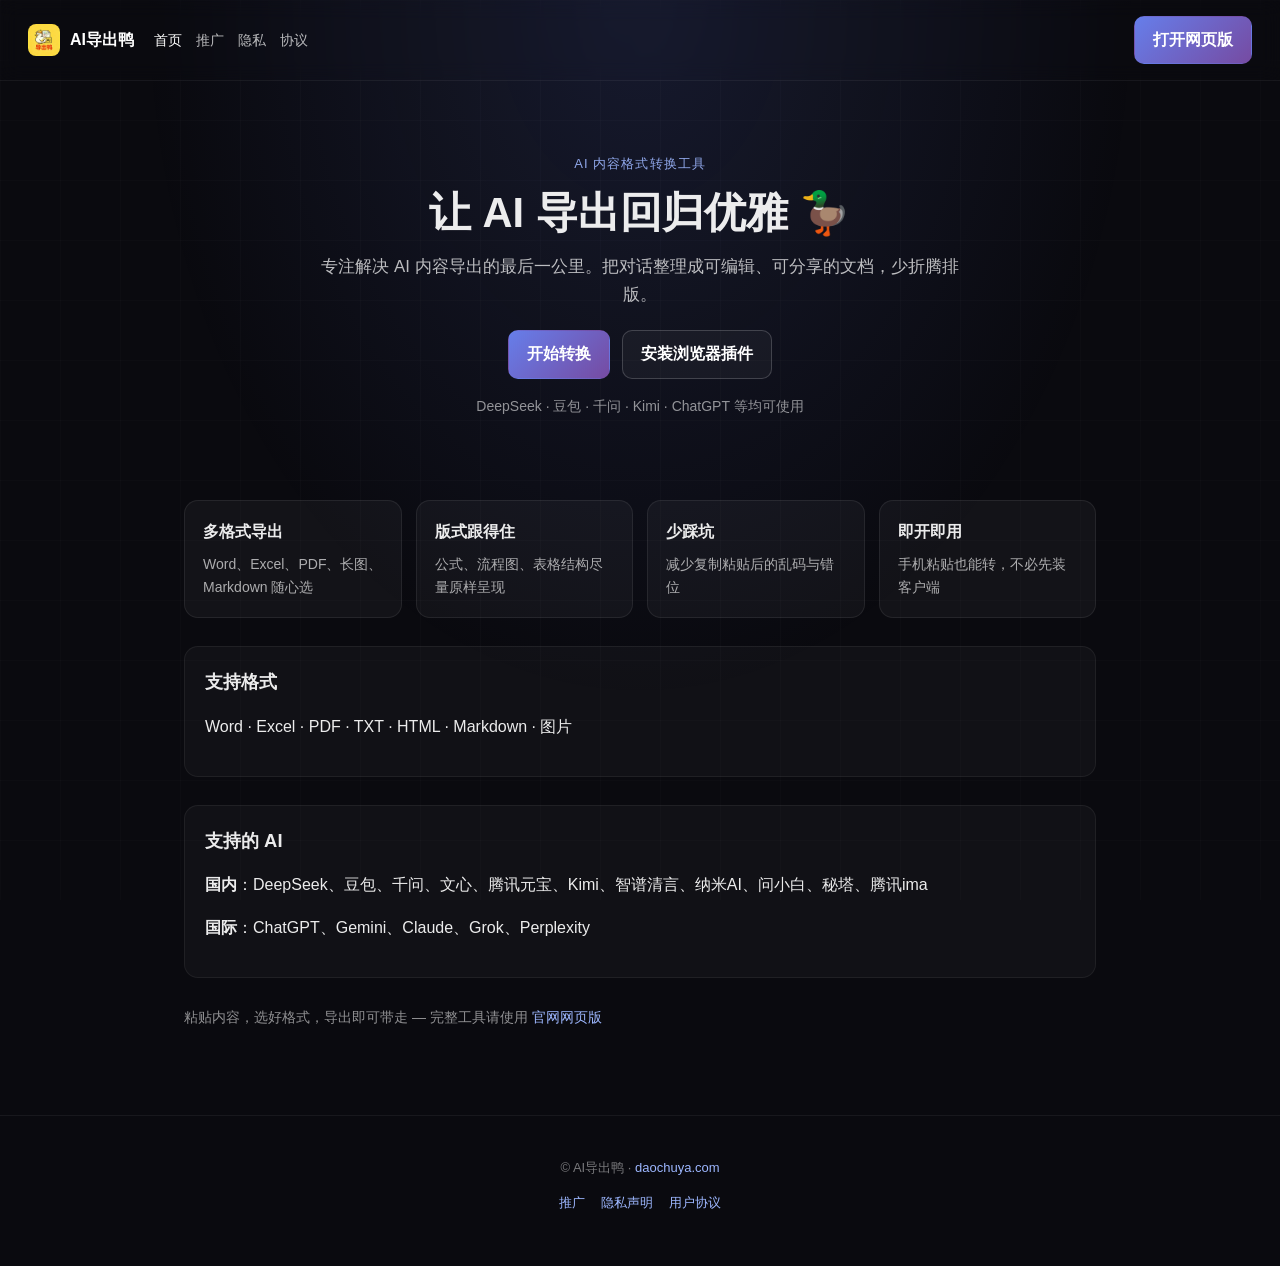
<file: index.html>
<!DOCTYPE html>
<html lang="zh-CN">
<head>
  <meta charset="UTF-8" />
  <meta name="viewport" content="width=device-width, initial-scale=1.0" />
  <link rel="icon" type="image/x-icon" href="./favicon.ico" />
  <title>AI导出鸭 - AI内容格式转换工具 | 支持DeepSeek/豆包/千问等</title>
  <meta name="title" content="AI导出鸭 - AI内容格式转换工具 | 支持DeepSeek/豆包/千问等" />
  <meta name="description" content="AI导出鸭是专业的AI内容格式转换工具，支持DeepSeek、豆包、千问、文心一言、ChatGPT等主流AI平台，Markdown一键导出为Word、Excel、PDF等格式，完美保留排版与公式。" />
  <meta name="robots" content="index, follow" />
  <meta name="googlebot" content="index, follow" />
  <link rel="canonical" href="https://daochuya.com/" />
  <meta property="og:type" content="website" />
  <meta property="og:url" content="https://daochuya.com/" />
  <meta property="og:title" content="AI导出鸭 - AI内容格式转换工具 | 支持DeepSeek/豆包/千问等" />
  <meta property="og:description" content="AI导出鸭是专业的AI内容格式转换工具，支持DeepSeek、豆包、千问、文心一言、ChatGPT等主流AI平台，Markdown一键导出为Word、Excel、PDF等格式，完美保留排版与公式。" />
  <meta property="og:image" content="https://daochuya.com/aidcy.png" />
  <meta property="og:site_name" content="AI导出鸭" />
  <meta name="twitter:card" content="summary_large_image" />
  <meta name="twitter:url" content="https://daochuya.com/" />
  <meta name="twitter:title" content="AI导出鸭 - AI内容格式转换工具 | 支持DeepSeek/豆包/千问等" />
  <meta name="twitter:description" content="AI导出鸭是专业的AI内容格式转换工具，支持DeepSeek、豆包、千问、文心一言、ChatGPT等主流AI平台，Markdown一键导出为Word、Excel、PDF等格式，完美保留排版与公式。" />
  <meta name="twitter:image" content="https://daochuya.com/aidcy.png" />
  <meta name="theme-color" content="#0a0a0f" />
  <link rel="stylesheet" href="./assets/site.css" />
</head>
<body>
  <div class="bg" aria-hidden="true">
    <div class="bg-gradient"></div>
    <div class="bg-grid"></div>
  </div>

  <header class="site-header">
    <a class="brand" href="./index.html">
      <img src="./logo.png" alt="AI导出鸭" width="32" height="32" />
      <span>AI导出鸭</span>
    </a>
    <nav class="nav">
          <a class="nav-link active" href="./index.html">首页</a>
          <a class="nav-link" href="./promotion/index.html">推广</a>
          <a class="nav-link" href="./privacy/index.html">隐私</a>
          <a class="nav-link" href="./terms/index.html">协议</a>
    </nav>
    <a class="btn-primary header-cta" href="https://daochuya.com/" rel="noopener">打开网页版</a>
  </header>

  <main class="main">
    
    <section class="hero">
      <p class="eyebrow">AI 内容格式转换工具</p>
      <h1>让 AI 导出回归优雅 🦆</h1>
      <p class="lead">专注解决 AI 内容导出的最后一公里。把对话整理成可编辑、可分享的文档，少折腾排版。</p>
      <div class="hero-actions">
        <a class="btn-primary" href="https://daochuya.com/">开始转换</a>
        <a class="btn-secondary" href="https://microsoftedge.microsoft.com/addons/detail/ojbcdakdijomhaippbdfhoofojhikdnl" rel="noopener" target="_blank">安装浏览器插件</a>
      </div>
      <p class="tip">DeepSeek · 豆包 · 千问 · Kimi · ChatGPT 等均可使用</p>
    </section>

    <section class="features">
      <article class="feature-card">
        <h3>多格式导出</h3>
        <p>Word、Excel、PDF、长图、Markdown 随心选</p>
      </article>
      <article class="feature-card">
        <h3>版式跟得住</h3>
        <p>公式、流程图、表格结构尽量原样呈现</p>
      </article>
      <article class="feature-card">
        <h3>少踩坑</h3>
        <p>减少复制粘贴后的乱码与错位</p>
      </article>
      <article class="feature-card">
        <h3>即开即用</h3>
        <p>手机粘贴也能转，不必先装客户端</p>
      </article>
    </section>

    <section class="formats">
      <h2>支持格式</h2>
      <p>Word · Excel · PDF · TXT · HTML · Markdown · 图片</p>
    </section>

    <section class="platforms">
      <h2>支持的 AI</h2>
      <p><strong>国内</strong>：DeepSeek、豆包、千问、文心、腾讯元宝、Kimi、智谱清言、纳米AI、问小白、秘塔、腾讯ima</p>
      <p><strong>国际</strong>：ChatGPT、Gemini、Claude、Grok、Perplexity</p>
    </section>

    <p class="foot-tip">粘贴内容，选好格式，导出即可带走 — 完整工具请使用 <a href="https://daochuya.com/">官网网页版</a></p>
  
  </main>

  <footer class="site-footer">
    <p>© AI导出鸭 · <a href="https://daochuya.com/">daochuya.com</a></p>
    <p class="footer-links">
      <a href="./promotion/index.html">推广</a>
      <a href="./privacy/index.html">隐私声明</a>
      <a href="./terms/index.html">用户协议</a>
    </p>
  </footer>
</body>
</html>
</file>
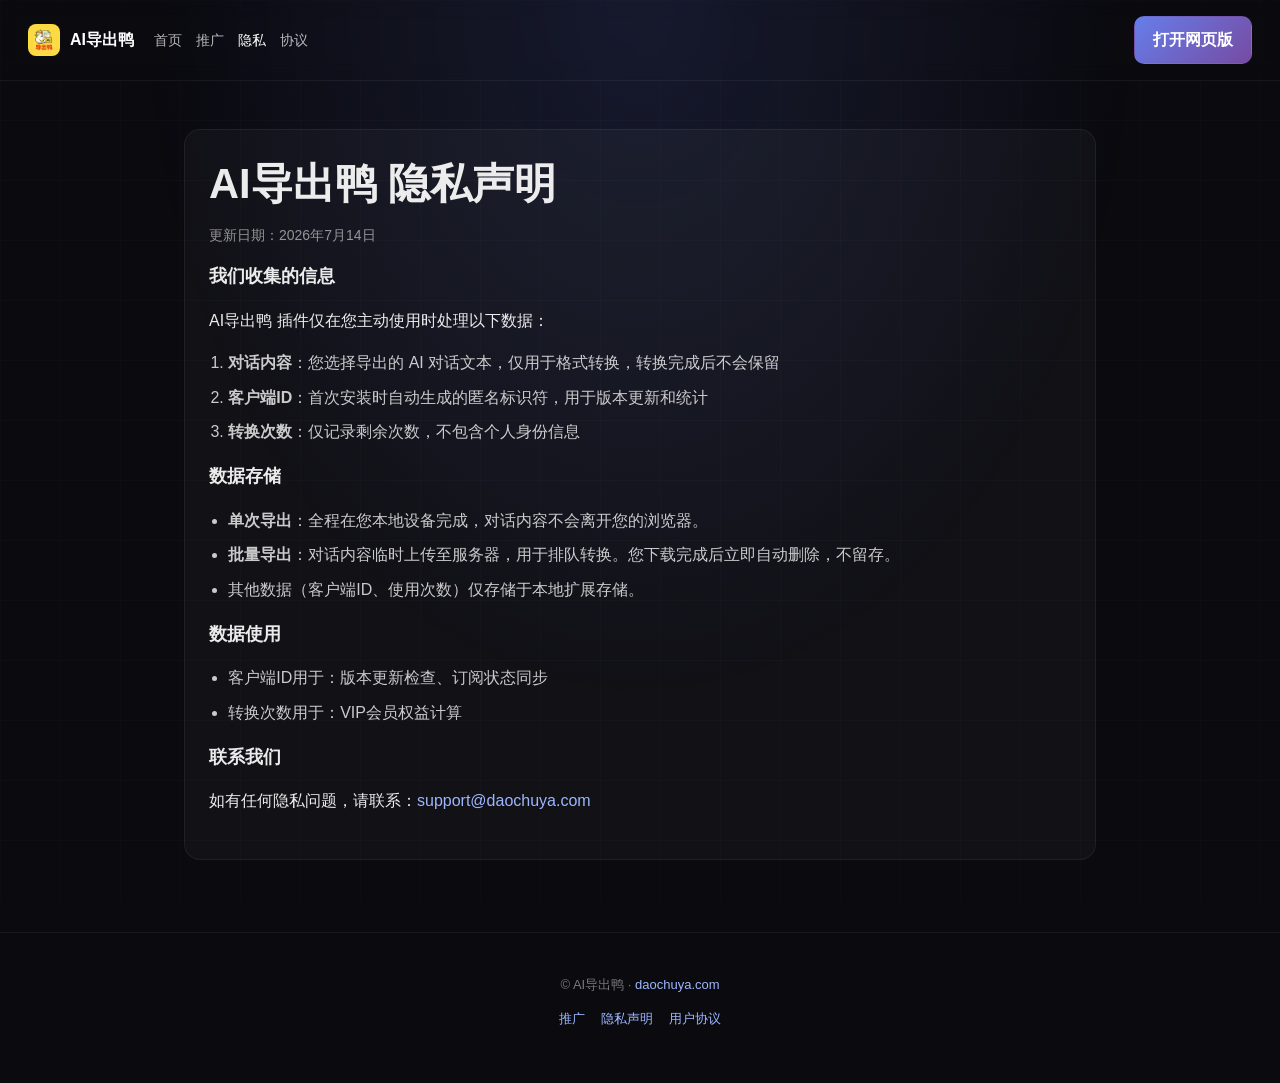
<file: privacy/index.html>
<!DOCTYPE html>
<html lang="zh-CN">
<head>
  <meta charset="UTF-8" />
  <meta name="viewport" content="width=device-width, initial-scale=1.0" />
  <link rel="icon" type="image/x-icon" href="../favicon.ico" />
  <title>隐私声明 - AI导出鸭 | 用户数据保护</title>
  <meta name="title" content="隐私声明 - AI导出鸭 | 用户数据保护" />
  <meta name="description" content="了解AI导出鸭如何收集、使用和保护您的信息。单个导出在本地处理，批量导出需上传相关数据至服务器并在后台完成处理。" />
  <meta name="robots" content="index, follow" />
  <meta name="googlebot" content="index, follow" />
  <link rel="canonical" href="https://daochuya.com/privacy" />
  <meta property="og:type" content="website" />
  <meta property="og:url" content="https://daochuya.com/privacy" />
  <meta property="og:title" content="隐私声明 - AI导出鸭 | 用户数据保护" />
  <meta property="og:description" content="了解AI导出鸭如何收集、使用和保护您的信息。单个导出在本地处理，批量导出需上传相关数据至服务器并在后台完成处理。" />
  <meta property="og:image" content="https://daochuya.com/aidcy.png" />
  <meta property="og:site_name" content="AI导出鸭" />
  <meta name="twitter:card" content="summary_large_image" />
  <meta name="twitter:url" content="https://daochuya.com/privacy" />
  <meta name="twitter:title" content="隐私声明 - AI导出鸭 | 用户数据保护" />
  <meta name="twitter:description" content="了解AI导出鸭如何收集、使用和保护您的信息。单个导出在本地处理，批量导出需上传相关数据至服务器并在后台完成处理。" />
  <meta name="twitter:image" content="https://daochuya.com/aidcy.png" />
  <meta name="theme-color" content="#0a0a0f" />
  <link rel="stylesheet" href="../assets/site.css" />
</head>
<body>
  <div class="bg" aria-hidden="true">
    <div class="bg-gradient"></div>
    <div class="bg-grid"></div>
  </div>

  <header class="site-header">
    <a class="brand" href="../index.html">
      <img src="../logo.png" alt="AI导出鸭" width="32" height="32" />
      <span>AI导出鸭</span>
    </a>
    <nav class="nav">
          <a class="nav-link" href="../index.html">首页</a>
          <a class="nav-link" href="../promotion/index.html">推广</a>
          <a class="nav-link active" href="../privacy/index.html">隐私</a>
          <a class="nav-link" href="../terms/index.html">协议</a>
    </nav>
    <a class="btn-primary header-cta" href="https://daochuya.com/" rel="noopener">打开网页版</a>
  </header>

  <main class="main">
    
    <article class="doc">
      <h1>AI导出鸭 隐私声明</h1>
      <p class="meta">更新日期：2026年7月14日</p>

      <h2>我们收集的信息</h2>
      <p>AI导出鸭 插件仅在您主动使用时处理以下数据：</p>
      <ol>
        <li><strong>对话内容</strong>：您选择导出的 AI 对话文本，仅用于格式转换，转换完成后不会保留</li>
        <li><strong>客户端ID</strong>：首次安装时自动生成的匿名标识符，用于版本更新和统计</li>
        <li><strong>转换次数</strong>：仅记录剩余次数，不包含个人身份信息</li>
      </ol>

      <h2>数据存储</h2>
      <ul>
        <li><strong>单次导出</strong>：全程在您本地设备完成，对话内容不会离开您的浏览器。</li>
        <li><strong>批量导出</strong>：对话内容临时上传至服务器，用于排队转换。您下载完成后立即自动删除，不留存。</li>
        <li>其他数据（客户端ID、使用次数）仅存储于本地扩展存储。</li>
      </ul>

      <h2>数据使用</h2>
      <ul>
        <li>客户端ID用于：版本更新检查、订阅状态同步</li>
        <li>转换次数用于：VIP会员权益计算</li>
      </ul>

      <h2>联系我们</h2>
      <p>如有任何隐私问题，请联系：<a href="mailto:support@daochuya.com">support@daochuya.com</a></p>
    </article>
  
  </main>

  <footer class="site-footer">
    <p>© AI导出鸭 · <a href="https://daochuya.com/">daochuya.com</a></p>
    <p class="footer-links">
      <a href="../promotion/index.html">推广</a>
      <a href="../privacy/index.html">隐私声明</a>
      <a href="../terms/index.html">用户协议</a>
    </p>
  </footer>
</body>
</html>
</file>
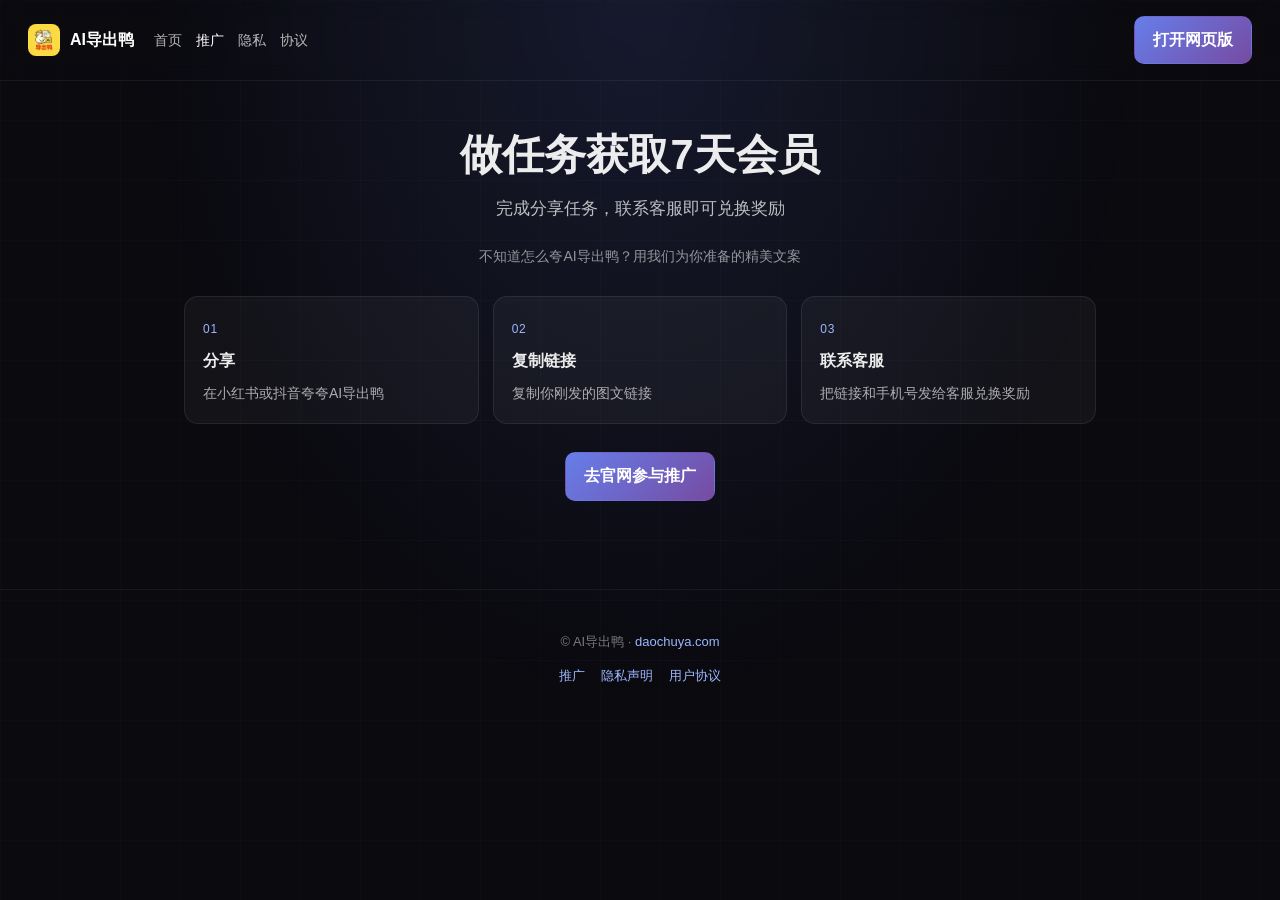
<file: promotion/index.html>
<!DOCTYPE html>
<html lang="zh-CN">
<head>
  <meta charset="UTF-8" />
  <meta name="viewport" content="width=device-width, initial-scale=1.0" />
  <link rel="icon" type="image/x-icon" href="../favicon.ico" />
  <title>推广活动 - AI导出鸭 | 做任务赢奖励</title>
  <meta name="title" content="推广活动 - AI导出鸭 | 做任务赢奖励" />
  <meta name="description" content="参与导出鸭推广活动，完成简单任务即可获得VIP会员奖励。分享到小红书、抖音等平台，联系客服兑换奖励！" />
  <meta name="robots" content="index, follow" />
  <meta name="googlebot" content="index, follow" />
  <link rel="canonical" href="https://daochuya.com/promotion" />
  <meta property="og:type" content="website" />
  <meta property="og:url" content="https://daochuya.com/promotion" />
  <meta property="og:title" content="推广活动 - AI导出鸭 | 做任务赢奖励" />
  <meta property="og:description" content="参与导出鸭推广活动，完成简单任务即可获得VIP会员奖励。分享到小红书、抖音等平台，联系客服兑换奖励！" />
  <meta property="og:image" content="https://daochuya.com/aidcy.png" />
  <meta property="og:site_name" content="AI导出鸭" />
  <meta name="twitter:card" content="summary_large_image" />
  <meta name="twitter:url" content="https://daochuya.com/promotion" />
  <meta name="twitter:title" content="推广活动 - AI导出鸭 | 做任务赢奖励" />
  <meta name="twitter:description" content="参与导出鸭推广活动，完成简单任务即可获得VIP会员奖励。分享到小红书、抖音等平台，联系客服兑换奖励！" />
  <meta name="twitter:image" content="https://daochuya.com/aidcy.png" />
  <meta name="theme-color" content="#0a0a0f" />
  <link rel="stylesheet" href="../assets/site.css" />
</head>
<body>
  <div class="bg" aria-hidden="true">
    <div class="bg-gradient"></div>
    <div class="bg-grid"></div>
  </div>

  <header class="site-header">
    <a class="brand" href="../index.html">
      <img src="../logo.png" alt="AI导出鸭" width="32" height="32" />
      <span>AI导出鸭</span>
    </a>
    <nav class="nav">
          <a class="nav-link" href="../index.html">首页</a>
          <a class="nav-link active" href="../promotion/index.html">推广</a>
          <a class="nav-link" href="../privacy/index.html">隐私</a>
          <a class="nav-link" href="../terms/index.html">协议</a>
    </nav>
    <a class="btn-primary header-cta" href="https://daochuya.com/" rel="noopener">打开网页版</a>
  </header>

  <main class="main">
    
    <section class="doc-hero">
      <h1>做任务获取7天会员</h1>
      <p class="lead">完成分享任务，联系客服即可兑换奖励</p>
      <p class="hint">不知道怎么夸AI导出鸭？用我们为你准备的精美文案</p>
    </section>
    <section class="steps">
      <article class="step-card">
        <span class="step-num">01</span>
        <h3>分享</h3>
        <p>在小红书或抖音夸夸AI导出鸭</p>
      </article>
      <article class="step-card">
        <span class="step-num">02</span>
        <h3>复制链接</h3>
        <p>复制你刚发的图文链接</p>
      </article>
      <article class="step-card">
        <span class="step-num">03</span>
        <h3>联系客服</h3>
        <p>把链接和手机号发给客服兑换奖励</p>
      </article>
    </section>
    <p class="cta-line"><a class="btn-primary" href="https://daochuya.com/promotion" rel="noopener">去官网参与推广</a></p>
  
  </main>

  <footer class="site-footer">
    <p>© AI导出鸭 · <a href="https://daochuya.com/">daochuya.com</a></p>
    <p class="footer-links">
      <a href="../promotion/index.html">推广</a>
      <a href="../privacy/index.html">隐私声明</a>
      <a href="../terms/index.html">用户协议</a>
    </p>
  </footer>
</body>
</html>
</file>
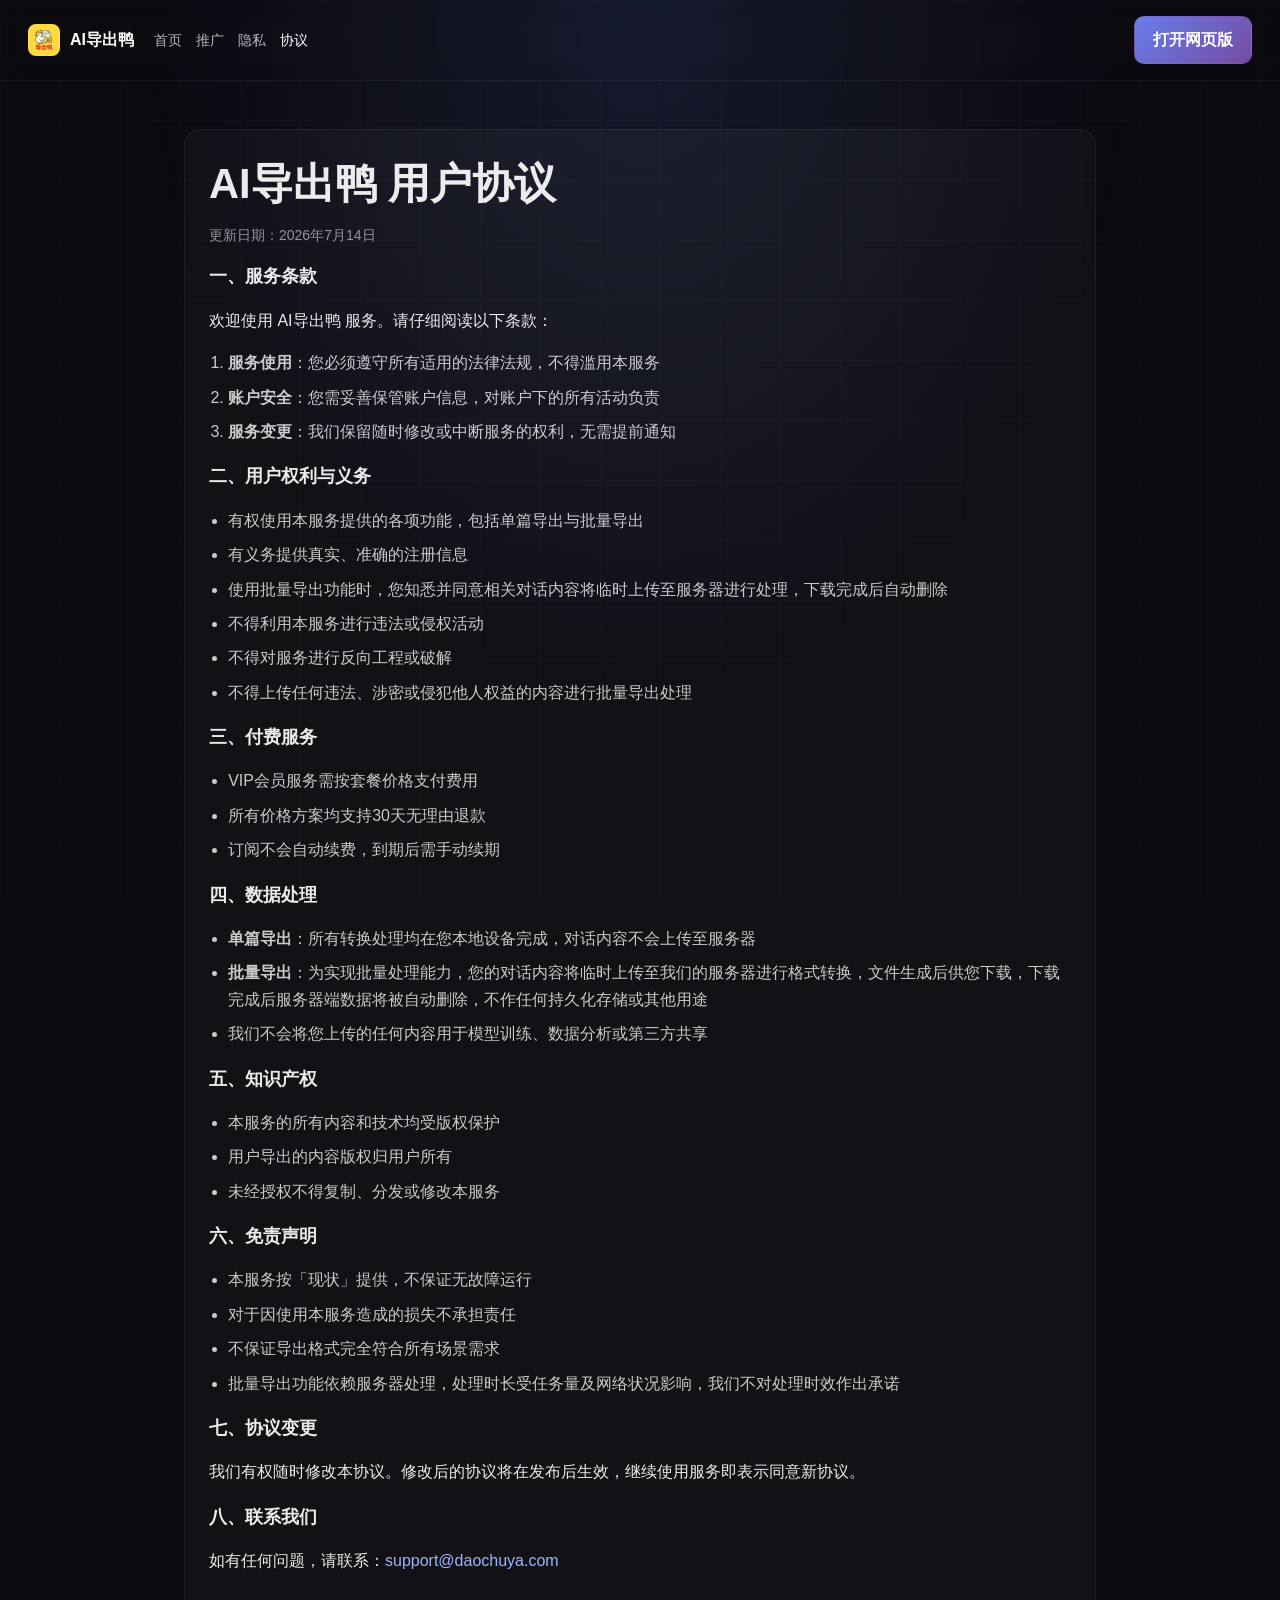
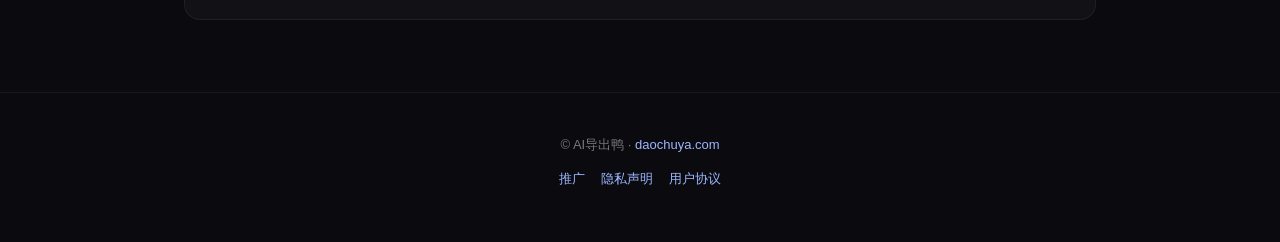
<file: terms/index.html>
<!DOCTYPE html>
<html lang="zh-CN">
<head>
  <meta charset="UTF-8" />
  <meta name="viewport" content="width=device-width, initial-scale=1.0" />
  <link rel="icon" type="image/x-icon" href="../favicon.ico" />
  <title>用户协议 - AI导出鸭 | 服务条款</title>
  <meta name="title" content="用户协议 - AI导出鸭 | 服务条款" />
  <meta name="description" content="查看导出鸭的用户协议和服务条款，了解您的权利和义务，包括服务使用规范、知识产权保护、免责声明等内容。" />
  <meta name="robots" content="index, follow" />
  <meta name="googlebot" content="index, follow" />
  <link rel="canonical" href="https://daochuya.com/terms" />
  <meta property="og:type" content="website" />
  <meta property="og:url" content="https://daochuya.com/terms" />
  <meta property="og:title" content="用户协议 - AI导出鸭 | 服务条款" />
  <meta property="og:description" content="查看导出鸭的用户协议和服务条款，了解您的权利和义务，包括服务使用规范、知识产权保护、免责声明等内容。" />
  <meta property="og:image" content="https://daochuya.com/aidcy.png" />
  <meta property="og:site_name" content="AI导出鸭" />
  <meta name="twitter:card" content="summary_large_image" />
  <meta name="twitter:url" content="https://daochuya.com/terms" />
  <meta name="twitter:title" content="用户协议 - AI导出鸭 | 服务条款" />
  <meta name="twitter:description" content="查看导出鸭的用户协议和服务条款，了解您的权利和义务，包括服务使用规范、知识产权保护、免责声明等内容。" />
  <meta name="twitter:image" content="https://daochuya.com/aidcy.png" />
  <meta name="theme-color" content="#0a0a0f" />
  <link rel="stylesheet" href="../assets/site.css" />
</head>
<body>
  <div class="bg" aria-hidden="true">
    <div class="bg-gradient"></div>
    <div class="bg-grid"></div>
  </div>

  <header class="site-header">
    <a class="brand" href="../index.html">
      <img src="../logo.png" alt="AI导出鸭" width="32" height="32" />
      <span>AI导出鸭</span>
    </a>
    <nav class="nav">
          <a class="nav-link" href="../index.html">首页</a>
          <a class="nav-link" href="../promotion/index.html">推广</a>
          <a class="nav-link" href="../privacy/index.html">隐私</a>
          <a class="nav-link active" href="../terms/index.html">协议</a>
    </nav>
    <a class="btn-primary header-cta" href="https://daochuya.com/" rel="noopener">打开网页版</a>
  </header>

  <main class="main">
    
    <article class="doc">
      <h1>AI导出鸭 用户协议</h1>
      <p class="meta">更新日期：2026年7月14日</p>

      <h2>一、服务条款</h2>
      <p>欢迎使用 AI导出鸭 服务。请仔细阅读以下条款：</p>
      <ol>
        <li><strong>服务使用</strong>：您必须遵守所有适用的法律法规，不得滥用本服务</li>
        <li><strong>账户安全</strong>：您需妥善保管账户信息，对账户下的所有活动负责</li>
        <li><strong>服务变更</strong>：我们保留随时修改或中断服务的权利，无需提前通知</li>
      </ol>

      <h2>二、用户权利与义务</h2>
      <ul>
        <li>有权使用本服务提供的各项功能，包括单篇导出与批量导出</li>
        <li>有义务提供真实、准确的注册信息</li>
        <li>使用批量导出功能时，您知悉并同意相关对话内容将临时上传至服务器进行处理，下载完成后自动删除</li>
        <li>不得利用本服务进行违法或侵权活动</li>
        <li>不得对服务进行反向工程或破解</li>
        <li>不得上传任何违法、涉密或侵犯他人权益的内容进行批量导出处理</li>
      </ul>

      <h2>三、付费服务</h2>
      <ul>
        <li>VIP会员服务需按套餐价格支付费用</li>
        <li>所有价格方案均支持30天无理由退款</li>
        <li>订阅不会自动续费，到期后需手动续期</li>
      </ul>

      <h2>四、数据处理</h2>
      <ul>
        <li><strong>单篇导出</strong>：所有转换处理均在您本地设备完成，对话内容不会上传至服务器</li>
        <li><strong>批量导出</strong>：为实现批量处理能力，您的对话内容将临时上传至我们的服务器进行格式转换，文件生成后供您下载，下载完成后服务器端数据将被自动删除，不作任何持久化存储或其他用途</li>
        <li>我们不会将您上传的任何内容用于模型训练、数据分析或第三方共享</li>
      </ul>

      <h2>五、知识产权</h2>
      <ul>
        <li>本服务的所有内容和技术均受版权保护</li>
        <li>用户导出的内容版权归用户所有</li>
        <li>未经授权不得复制、分发或修改本服务</li>
      </ul>

      <h2>六、免责声明</h2>
      <ul>
        <li>本服务按「现状」提供，不保证无故障运行</li>
        <li>对于因使用本服务造成的损失不承担责任</li>
        <li>不保证导出格式完全符合所有场景需求</li>
        <li>批量导出功能依赖服务器处理，处理时长受任务量及网络状况影响，我们不对处理时效作出承诺</li>
      </ul>

      <h2>七、协议变更</h2>
      <p>我们有权随时修改本协议。修改后的协议将在发布后生效，继续使用服务即表示同意新协议。</p>

      <h2>八、联系我们</h2>
      <p>如有任何问题，请联系：<a href="mailto:support@daochuya.com">support@daochuya.com</a></p>
    </article>
  
  </main>

  <footer class="site-footer">
    <p>© AI导出鸭 · <a href="https://daochuya.com/">daochuya.com</a></p>
    <p class="footer-links">
      <a href="../promotion/index.html">推广</a>
      <a href="../privacy/index.html">隐私声明</a>
      <a href="../terms/index.html">用户协议</a>
    </p>
  </footer>
</body>
</html>
</file>
<file: assets/site.css>
*{box-sizing:border-box}html,body{margin:0;padding:0;min-height:100%}
body{font-family:"Segoe UI","PingFang SC","Microsoft YaHei",sans-serif;background:#0a0a0f;color:rgba(255,255,255,.92);line-height:1.65}
a{color:#9db7ff;text-decoration:none}a:hover{text-decoration:underline}
.bg{position:fixed;inset:0;z-index:0;pointer-events:none}
.bg-gradient{position:absolute;inset:0;background:radial-gradient(ellipse at 50% 0%,rgba(102,126,234,.14),transparent 55%)}
.bg-grid{position:absolute;inset:0;background-image:linear-gradient(rgba(255,255,255,.015) 1px,transparent 1px),linear-gradient(90deg,rgba(255,255,255,.015) 1px,transparent 1px);background-size:60px 60px}
.site-header,.main,.site-footer{position:relative;z-index:1}
.site-header{display:flex;align-items:center;gap:20px;padding:16px 28px;border-bottom:1px solid rgba(255,255,255,.06);backdrop-filter:blur(10px)}
.brand{display:flex;align-items:center;gap:10px;color:#fff;font-weight:700;text-decoration:none}
.brand img{border-radius:8px}
.nav{display:flex;gap:14px;flex:1;flex-wrap:wrap}
.nav-link{color:rgba(255,255,255,.7);font-size:14px}
.nav-link.active,.nav-link:hover{color:#fff;text-decoration:none}
.header-cta{margin-left:auto;white-space:nowrap}
.btn-primary,.btn-secondary{display:inline-flex;align-items:center;justify-content:center;padding:10px 18px;border-radius:10px;font-weight:600;text-decoration:none;border:1px solid transparent}
.btn-primary{background:linear-gradient(135deg,#667eea,#764ba2);color:#fff}
.btn-primary:hover{filter:brightness(1.08);text-decoration:none}
.btn-secondary{border-color:rgba(255,255,255,.18);color:#fff;background:rgba(255,255,255,.04)}
.btn-secondary:hover{background:rgba(255,255,255,.08);text-decoration:none}
.main{max-width:960px;margin:0 auto;padding:48px 24px 72px}
.hero{text-align:center;padding:24px 0 40px}
.eyebrow{color:rgba(157,183,255,.9);letter-spacing:.08em;font-size:13px;text-transform:uppercase;margin:0 0 12px}
.hero h1,.doc-hero h1,.doc h1{margin:0 0 14px;font-size:clamp(1.8rem,4vw,2.6rem);line-height:1.25}
.lead{margin:0 auto 22px;max-width:640px;color:rgba(255,255,255,.72);font-size:1.05rem}
.hero-actions{display:flex;gap:12px;justify-content:center;flex-wrap:wrap;margin-bottom:16px}
.tip,.foot-tip,.hint,.meta{color:rgba(255,255,255,.55);font-size:14px}
.features{display:grid;grid-template-columns:repeat(auto-fit,minmax(200px,1fr));gap:14px;margin:28px 0}
.feature-card,.step-card{background:rgba(255,255,255,.04);border:1px solid rgba(255,255,255,.08);border-radius:14px;padding:18px}
.feature-card h3,.step-card h3{margin:0 0 8px;font-size:1rem}
.feature-card p,.step-card p{margin:0;color:rgba(255,255,255,.65);font-size:14px}
.formats,.platforms{margin:28px 0;padding:20px;border-radius:14px;background:rgba(255,255,255,.03);border:1px solid rgba(255,255,255,.06)}
.formats h2,.platforms h2,.doc h2{margin:0 0 10px;font-size:1.15rem}
.doc-hero{text-align:center;margin-bottom:28px}
.steps{display:grid;grid-template-columns:repeat(auto-fit,minmax(200px,1fr));gap:14px}
.step-num{display:inline-block;font-size:12px;color:#9db7ff;margin-bottom:8px;letter-spacing:.06em}
.cta-line{text-align:center;margin-top:28px}
.doc{background:rgba(255,255,255,.03);border:1px solid rgba(255,255,255,.06);border-radius:16px;padding:28px 24px}
.doc ol,.doc ul{padding-left:1.2em;color:rgba(255,255,255,.78)}
.doc li{margin:8px 0}
.site-footer{text-align:center;padding:28px 16px 40px;color:rgba(255,255,255,.45);font-size:13px;border-top:1px solid rgba(255,255,255,.06)}
.footer-links{display:flex;gap:16px;justify-content:center;flex-wrap:wrap}
@media (max-width:720px){
  .site-header{flex-wrap:wrap}
  .header-cta{margin-left:0;width:100%}
  .main{padding:32px 16px 56px}
}
</file>
